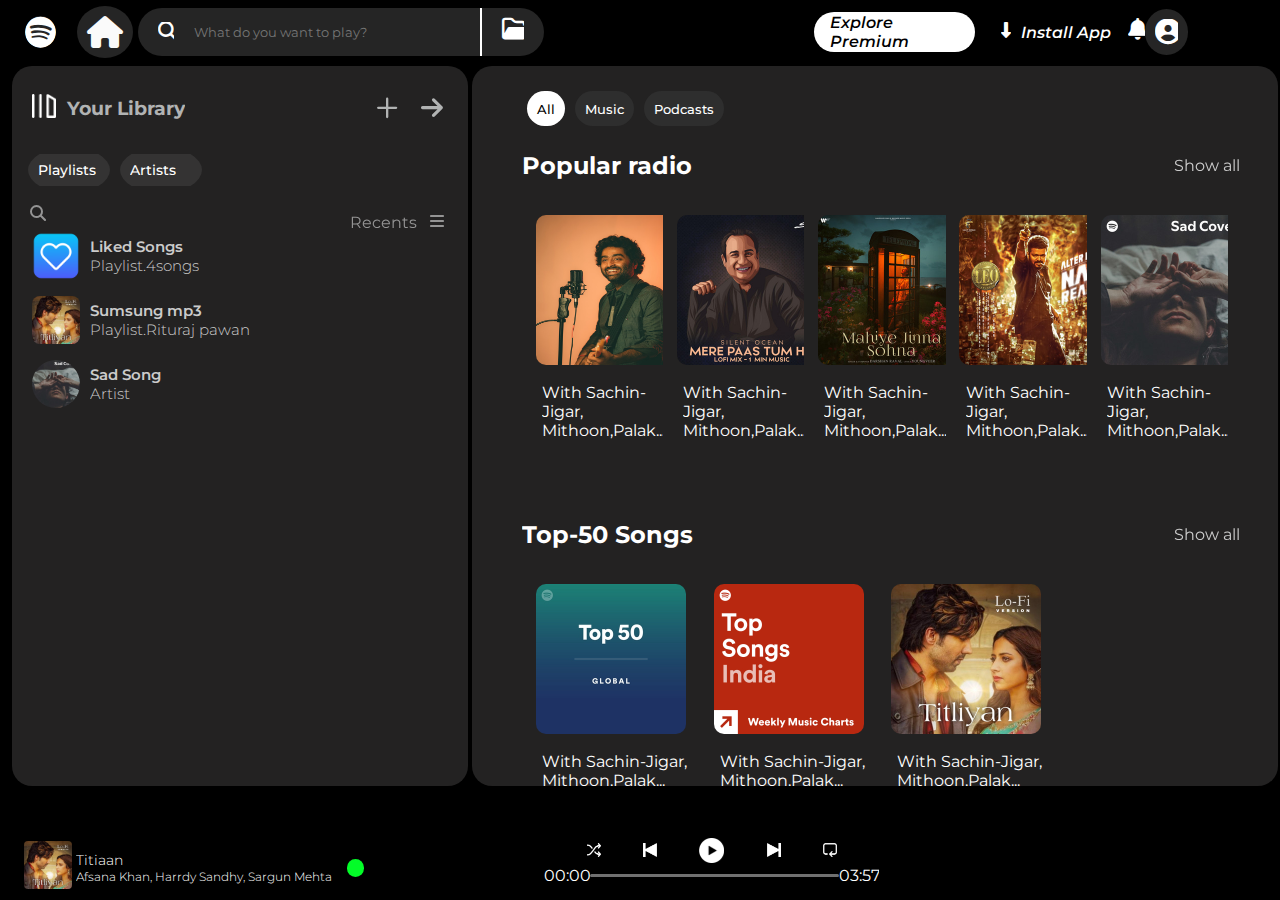
<file: spotify/index.html>
<!DOCTYPE html>
<html lang="en">
<head>
    <meta charset="UTF-8">
    <meta name="viewport" content="width=device-width, initial-scale=1.0">
    <link rel="icon" href="./gallery/logo.png">
    <link rel="stylesheet" href="https://cdnjs.cloudflare.com/ajax/libs/font-awesome/6.7.2/css/all.min.css" integrity="sha512-Evv84Mr4kqVGRNSgIGL/F/aIDqQb7xQ2vcrdIwxfjThSH8CSR7PBEakCr51Ck+w+/U6swU2Im1vVX0SVk9ABhg==" crossorigin="anonymous" referrerpolicy="no-referrer" />
    <title>Spotify - Web Player: Music for everyone</title>
    <link rel="stylesheet" href="style.css">
    <link rel="preconnect" href="https://fonts.googleapis.com">
<link rel="preconnect" href="https://fonts.gstatic.com" crossorigin>
<link href="https://fonts.googleapis.com/css2?family=Montserrat:ital,wght@0,100..900;1,100..900&display=swap" rel="stylesheet">
</head>
<body>
    <div class="main">
    <div class="head_bar">
        <div class="fiy_icon">
            <i class="fa-brands fa-spotify" style="color: #ffffff;"></i>
        </div>
        
        
        <div class="home">
            <i class="fa-solid fa-house" style="color: #fafafa;"></i>
        </div>
        <div class="search">
            <div class="search_icon">
                <i class="fa-solid fa-magnifying-glass" style="color: #ffffff;"></i>
                <input type="text" placeholder="What do you want to play?">
                <div class="filehead">
                <i class="fa-regular fa-folder-open" style="color: #ffffff;"></i>
            </div>
            </div>
        </div>
        <div class="spacebetween"></div>
        <div class="primium">Explore Premium</div>
        <div class="installApp">
            <div class="downlodeIcon">
                <i class="fa-solid fa-down-long" style="color: #ffffff;"></i>
            </div>
           
            <div class="install">
                <p>Install App</p>
            </div>
        </div>
        <div class="notifacation">
            <i class="fa-solid fa-bell" style="color: #ffffff;"></i>
        </div>
        <div class="user">
            <i class="fa-solid fa-circle-user" style="color: #ffffff;"></i>
        </div>
    </div>
    <div class="sidebar">
        <div class="library">
           <div class="library_bar">
                <div class="library-img">
                    <img src="gallery/library_icon.png" alt="">
                </div>
                <div class="library_name">
                    <h3>Your Library</h3>
                </div>
                <div class="pluse">
                    <i class="fa-solid fa-plus" ></i>
                </div>
                <div class="rightArrow">
                    <i class="fa-solid fa-arrow-right"></i>
                </div>
            </div>
            <div class="libraryMenu">
                <div class="playlists">
                    <h4>Playlists</h4>
                </div>
                <div class="artists">
                    <h4>Artists</h4>
                </div>
            </div>
            <div class="recentsbar">
                <div class="recentSearch">
                    <i class="fa-solid fa-magnifying-glass"></i>
                </div>
                <div id="recent">
                    <div class="recentMenu">
                        <h4>Recents</h4>
                    </div>
                    <div class="recentMenuicon">
                        <i class="fa-solid fa-bars" style="color: #949494; "></i>
                    </div>
                </div>
            </div>
            <div class="recentList">
                <div class="favurate">
                    <div class="likeSong">
                        <img src="gallery/favuraticon.png" alt="">
                    </div>
                    <div class="nameSong">
                        <h4>Liked Songs</h4>
                        <div class="songAbout">
                            <h4>
                                Playlist.4songs
                            </h4>
                        </div>
                    </div> 
                </div>
                <div class="favurate">
                    <div class="likeSong">
                        <img src="gallery/titliyan.jpeg" alt="">
                    </div>
                    <div class="nameSong">
                        <h4>Sumsung mp3</h4>
                        <div class="songAbout">
                            <h4>
                                Playlist.Rituraj pawan
                            </h4>
                        </div>
                    </div> 
                </div>
                <div class="favurate">
                    <div class="ArtistSong">
                        <img src="gallery/sad.jpeg" alt="">
                    </div>
                    <div class="nameSong">
                        <h4>Sad Song</h4>
                        <div class="songAbout">
                            <h4>
                                Artist
                            </h4>
                        </div>
                    </div> 
                </div>
            </div>
        </div>
        
    </div>
    <div class="main_content">
        <div class="contentArea">
            <div class="contentBox">
                <div class="staticbar">
                    <button class="all">All</button>
                    <button class="music">Music</button>
                    <button class="Podcasts">Podcasts</button>
                </div>
                <div class="cardbox">
                    <div class="title">
                        <h2>Popular radio</h2>
                        <a href="#">Show all</a>
                    </div>
                    <div class="card">
                        <div>
                            <div class="contentCard">
                                <img src="gallery/arjitsad.jpeg" alt="Photo">
                            </div>
                            <div class="cardAbout">
                                <p>With Sachin-Jigar,<br>Mithoon,Palak...</p>
                            </div>
                        </div>
                        <div>
                            <div class="contentCard">
                                <img src="gallery/card3img.jpeg" alt="Photo">
                            </div>
                            <div class="cardAbout">
                                <p>With Sachin-Jigar,<br>Mithoon,Palak...</p>
                            </div>
                        </div>
                        <div>
                            <div class="contentCard">
                                <img src="gallery/card2img.jpeg" alt="Photo">
                            </div>
                            <div class="cardAbout">
                                <p>With Sachin-Jigar,<br>Mithoon,Palak...</p>
                            </div>
                        </div>
                        <div>
                            <div class="contentCard">
                                <img src="gallery/card4img.jpeg" alt="Photo">
                            </div>
                            <div class="cardAbout">
                                <p>With Sachin-Jigar,<br>Mithoon,Palak...</p>
                            </div>
                        </div>
                        <div>
                            <div class="contentCard">
                                <img src="gallery/sad.jpeg" alt="Photo">
                            </div>
                            <div class="cardAbout">
                                <p>With Sachin-Jigar,<br>Mithoon,Palak...</p>
                            </div>
                        </div>
                        
                        
                    </div>
                    
                    <!-- break -->
                    <div class="title">
                        <h2>Top-50 Songs</h2>
                        <a href="#">Show all</a>
                    </div>
                    <div class="card">
                        <div>
                            <div class="contentCard">
                                <img src="gallery/card1img.jpeg" alt="Photo">
                            </div>
                            <div class="cardAbout">
                                <p>With Sachin-Jigar,<br>Mithoon,Palak...</p>
                            </div>
                        </div>
                        <div>
                            <div class="contentCard">
                                <img src="gallery/card6img.jpeg" alt="Photo">
                            </div>
                            <div class="cardAbout">
                                <p>With Sachin-Jigar,<br>Mithoon,Palak...</p>
                            </div>
                        </div>
                        <div>
                            <div class="contentCard">
                                <img src="gallery/titliyan.jpeg" alt="Photo">
                            </div>
                            <div class="cardAbout">
                                <p>With Sachin-Jigar,<br>Mithoon,Palak...</p>
                            </div>
                        </div>
                    </div>
                    
                </div>
                
                
            </div>
        </div>
    </div>
    <div class="mudic_player">
        <div class="songNameAbout">
            <div class="songLogo">
                <img src="gallery/titliyan.jpeg" alt="">
            </div>
            <div class="songName">
                <h4>Titiaan</h4>
                <div class="songAbout">
                    <h4>Afsana Khan, Harrdy Sandhy, Sargun Mehta</h4>
                </div>
            </div>
            <div class="songSelect">
                <input type="checkbox" checked>
            </div>
        </div>
        <div class="player">
            <div class="playerKey">
                <div class="autoplay">
                    <img src="gallery/player_icon1.png" alt="">
                </div>
                <div class="leftMusic">
                    <img src="gallery/player_icon2.png" alt="">
                </div>
                <div class="play">
                    <img src="gallery/play_musicbar.png" alt="">
                </div>
                <div class="rightMusic">
                    <img src="gallery/player_icon4.png" alt="">
                </div>
                <div class="replay">
                    <img src="gallery/player_icon5.png" alt="">
                </div>
            </div>
            <div class="playerTimeline">
                <span class="curr-time">00:00</span>
                <input type="range" min="0" max="100" class="rangebar">
                <span class="end-time">03:57</span>
            </div>
        </div>
    </div>
</div>
</body>
</html>
</file>
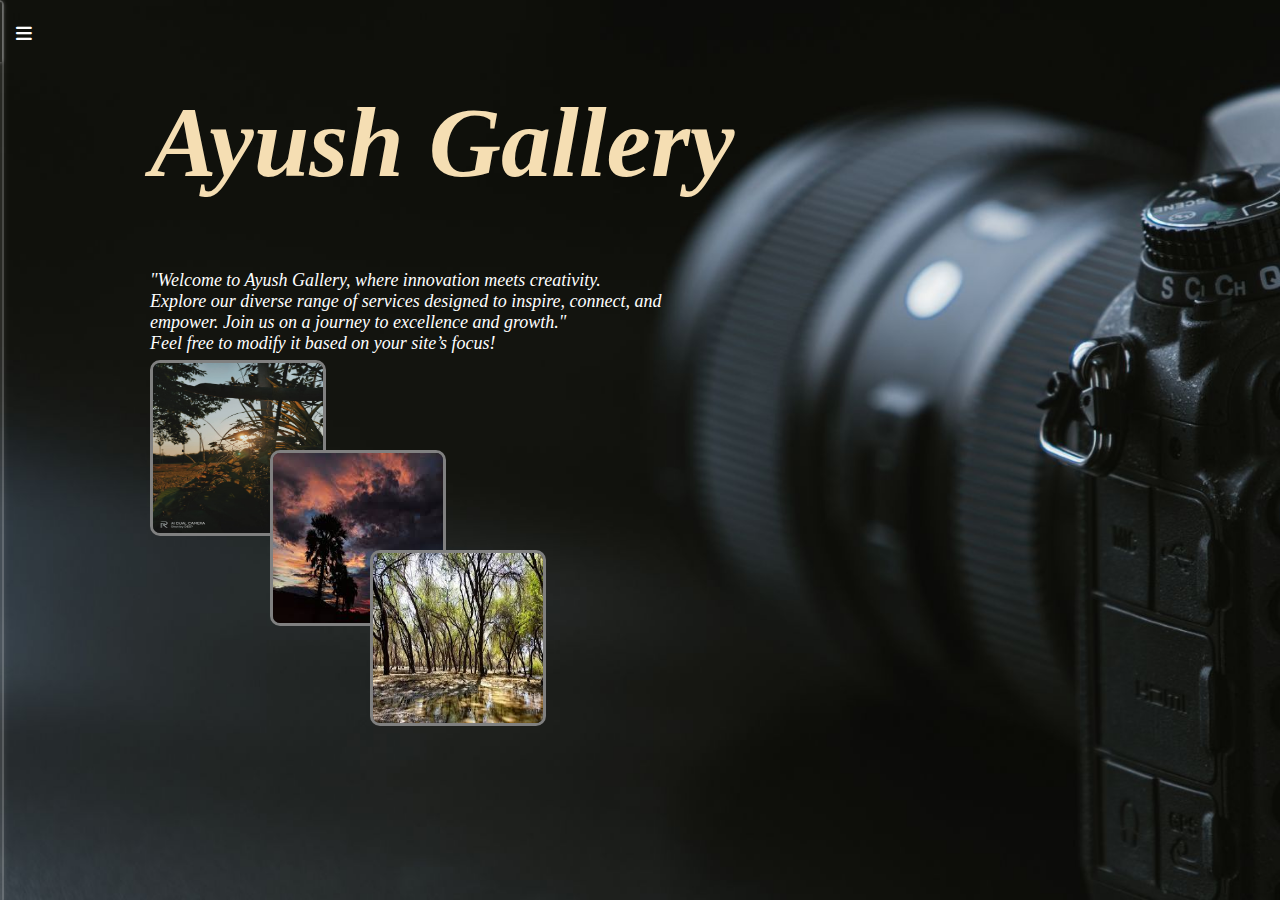
<file: photogrphicPage/miniProject.html>
<!DOCTYPE html>
<html lang="en">
  <head>
    <meta charset="UTF-8" />
    <meta http-equiv="X-UA-Compatible" content="IE=edge" />
    <meta name="viewport" content="width=device-width, initial-scale=1.0" />
    <title>CSS Project</title>
    <link rel="stylesheet" href="miniProject.css">
    <link rel="preconnect" href="https://fonts.googleapis.com" />
    <link rel="preconnect" href="https://fonts.gstatic.com" crossorigin />
    <link
      href="https://fonts.googleapis.com/css2?family=Poppins&display=swap"
      rel="stylesheet"
    />
    <link
      rel="stylesheet"
      href="https://cdnjs.cloudflare.com/ajax/libs/font-awesome/6.4.0/css/all.min.css"
    />
  </head>
  <body>
    <div class="main_box">
      <input type="checkbox" id="check" />
      <div class="btn_one">
        <label for="check" style="color: white">
          <i class="fa-solid fa-bars"></i>
        </label>
      </div>

      <div class="title">
        <h1>Ayush Gallery</h1>
      </div>
      <div class="onit">
        <p>"Welcome to <span> Ayush Gallery</span>, where innovation meets creativity.<br>
            Explore our diverse range of services designed to inspire, connect, and <br>
            empower. Join us on a journey to excellence and growth."<br>

            Feel free to modify it based on your site’s focus!</p>
      </div>
      <div class="my_photo">
        <div class="p1">
            <img src="p1.jpg" alt="Picture">
        </div>
        <div class="p4">
            <!-- <img src="p4.webp" alt="Picture"> -->
        </div>
        <div class="p2">
            <img src="p2.jpeg" alt="Picture">
        </div>
        <div class="p3">
            <img src="p3.jpeg" alt="Picture">
        </div>
      </div>

      <div class="sidebar_menu">
        <div class="logo">
          <a href="#">Ayush Gallery</a>
        </div>

        <div class="btn_two">
          <label for="check" style="color: grey">
            <i class="fa-solid fa-xmark"></i>
          </label>
        </div>

        <div class="menu">
          <ul>
            <li>
              <i class="fa-solid fa-image"></i>
              <a href="#">Gallery</a>
            </li>
            <li>
              <i class="fa-solid fa-arrow-up-right-from-square"></i>
              <a href="#">Shortcuts</a>
            </li>
            <li>
              <i class="fa-solid fa-photo-film"></i>
              <a href="#">Exhibits</a>
            </li>
            <li>
              <i class="fa-solid fa-calendar-days"></i>
              <a href="#">Events</a>
            </li>
            <li>
              <i class="fa-solid fa-store"></i>
              <a href="#">Store</a>
            </li>
            <li>
              <i class="fa-solid fa-phone"></i>
              <a href="#">Contact</a>
            </li>
            <li>
              <i class="fa-regular fa-comments"></i>
              <a href="#">Feedback</a>
            </li>
          </ul>
        </div>

        <div class="social_media">
          <ul>
            <a href="#"><i class="fa-brands fa-facebook"></i></i></a>
            <a href="#"><i class="fa-brands fa-twitter"></i></a>
            <a href="#"><i class="fa-brands fa-instagram"></i></i></a>
            <a href="#"><i class="fa-brands fa-youtube"></i></a>
          </ul>
        </div>
      </div>
    </div>
  </body>
</html>
</file>
<file: spotify/style.css>
*{
    font-family: "Montserrat", sans-serif;
    margin: 0;
    /* background-color: black; */
    color: white;
    overflow: hidden;
}
.main{
    display: flex;
    height: 100vh;
}
.spacebetween{
    width: 300px;
}
.head_bar{
    background-color: black;
    padding: 8px;
    align-items: center;
    display: flex;
    justify-content: space-between;
    position: fixed;
    width: 100%;
    height: 48px;
    
}
.fiy_icon{
    width: 72px;
    height: 72px;
    display: flex;
    font-size: 32px;
    justify-content: center;
    align-items: center;
    border-radius: 50%;
}
.fiy_icon i{
    background-color: #252525;
    /* padding: 10px; */
    border-radius: 50%;
}
.home{
    width: 72px;
    height: 72px;
    display: flex;
    font-size: 32px;
    justify-content: center;
    align-items: center;
    border-radius: 50%;
}
.home i{
    background-color: #252525;
    padding: 10px;
    border-radius: 50%;
}
.search{
    display: flex;
    background-color: #252525;
    height: 48px;
    width: 452px;
    border-radius: 2rem;
    display: flex;
    align-items: center;
}
.search .search_icon{
    display: flex;
    align-items: center;
    justify-content: center;
   padding: 20px;
   font-size: 1.2rem;
}
.search input{
    height: 48px;
    width: 318px;
    background-color: transparent;
    padding-left: 20px;
    border: none;
    border-right: 2px solid ;  
}
.search .filehead i{
    font-size:25px ;
    padding-left: 20px;
}
.primium{
    background-color: white;
    color: black;
    height: 32px;
    width: 143px;
    display: flex;
    justify-content: center;
    align-items: center;
    font-style: italic;
    border-radius: 50px;
    padding: 4px 16px;
    font-weight: 560;
}
.installApp{
    display: flex;
    height: 32px;
    width: 143px;
    display: flex;
    justify-content: center;
    align-items: center;
    font-style: italic;
    border-radius: 50px;
    padding: 4px 12px;
    font-weight: 560;
}
.installApp .downlodeIcon{
    padding: 10px;
}
.notifacation{
    font-size: 22px;
}
.user{
    display: flex;
    align-items: center;
    justify-content: center;
    font-size: 26px;
    background-color: #252525;
    border-radius: 50%;
    padding: 10px;
    margin-right: 100px;
}
.sidebar{
    background-color:black;
    width: 470px;
}
.library{
    position: relative;
    top: 64px;
    background-color:#232222;
    border-radius: 20px;
    margin: 2px;
    margin-left: 12px;
    height:80%;
}
.library_bar{
    width: 420px;
    height: 60px;
    padding: 12px 16px 8px;
    display: flex;
    align-items: center;
}
.library_bar img{
    padding: 4px;
    height: 24px;
    color: rgb(177, 179, 179);
}
.library_bar h3{
    padding-left: 7px;
    color: rgb(177, 179, 179);
    /* padding-top: 7px; */
}
.library_bar h3:hover{
    color: white;
}
.library_bar .pluse{
    position: fixed;
    left: 370px;
    font-size: 25px;
    display: flex;
    justify-content: center;
    align-items: center;
    height: 32px;
    width: 32px;
    padding: 1px;   
}
.library_bar .pluse:hover{
    display: flex;
    justify-content: center;
    align-items: center;
    height: 32px;
    width: 32px;
    padding: 1px;
    background-color: rgba(120, 120, 120,0.2);
    border-radius: 50%;
}
.library_bar .pluse i{
    
    color: rgb(177, 179, 179);
    font-weight: 100;
}
.library_bar .pluse i:hover{
    color: white;
}
.library_bar .rightArrow{
    position: fixed;
    left: 415px;
    font-size: 25px;
    display: flex;
    justify-content: center;
    align-items: center;
    height: 32px;
    width: 32px;
    padding: 1px;
}
.library_bar .rightArrow i{
    color: rgb(177, 179, 179);
}
.library_bar .rightArrow i:hover{
    color: white;
}
.library_bar .rightArrow:hover{
    display: flex;
    justify-content: center;
    align-items: center;
    height: 32px;
    width: 32px;
    padding: 1px;
    background-color: rgba(120, 120, 120,0.2);
    border-radius: 50%;
}
.libraryMenu{
    display: flex;
    height: 32px;
    width: 382px;
    margin: 8px 16px;
    align-items: center;
}
.libraryMenu .playlists{
    background-color: rgba(120, 120, 120,0.2);
    height: 32px;
    width: 70px;
    padding: 14px 2px 0px 10px;
    display: flex;
    border-radius: 250%;
}
.libraryMenu .playlists h4{
    font-weight: 500;
    font-size: 14px;
    align-items: center;
}
.libraryMenu .artists{
    background-color: rgba(120, 120, 120,0.2);
    height: 32px;
    width: 70px;
    padding: 14px 2px 0px 10px;
    display: flex;
    border-radius: 250%;
    margin-left: 10px;
}
.libraryMenu .artists h4{
    font-weight: 500;
    font-size: 14px;
    align-items: center;
}
.recentsbar{
    display: flex;
    height: 34px;
    padding: 2px 8px ;
    align-items: center;
}
.recentsbar .recentSearch{
    display: flex;
    align-items: center;
    position: fixed;
    height: 32px;
    width: 32px;
    left: 30px;
}
.recentsbar .recentSearch i{
    color: #949494;
}
#recent:hover{
    height: 32px;
    width: 115px;
    background-color: #2d2d2d;
    position: fixed;
    left: 340px;
    padding-top: 10px;
    border-radius: 50px;
    color: white;
    cursor: pointer;
}
.recentsbar .recentMenu{
    position: fixed;
    left: 350px;
}
.recentsbar .recentMenu h4{
    font-weight:400;
    color: #949494;
}
.recentsbar .recentMenuicon{
    position: fixed;
    left: 430px;
}
.recentMenu .recentMenuicon i{
    font-weight: 400;
    color: #949494;
}
.favurate{
    height: 64px;
    display: flex;
    margin-left: 20px;
}
.favurate .likeSong img{
    height: 48px;
    width: 48px;
    border-radius: 8px;
}
.favurate .ArtistSong img{
    height: 48px;
    width: 48px;
    border-radius: 50%;
}
.favurate .nameSong{
    margin-top: 5px;
    margin-left: 10px ;
}
.favurate .nameSong h4{
    color: #cbcbcb;
    font-weight: 600;
    font-size: 15px;
}
.favurate .nameSong .songAbout h4{
    color: #cbcbcb;
    font-weight: 300;
}
.mudic_player{
    display: flex;
    background-color: rgb(0, 0, 0);  
    position: fixed;
    bottom: 0;
    width:100%;
    height: 74px;
}
.songNameAbout{
    display: flex;
    margin-left: 20px;
    margin-top: 8px;
    align-items: center;
}
.songNameAbout .songLogo img{
    height: 48px;
    width: 48px;
    border-radius: 4px;
    margin: 4px;
}
.songNameAbout .songName h4{
    font-size: 14px;
    font-weight: 300;
}
.songNameAbout .songName .songAbout h4{
    font-size: 12px;
}
.songNameAbout .songSelect{
    margin-left: 15px;
}
.songNameAbout .songSelect input{
    width: 1.3em;
    height: 1.3em;
    background-color: rgb(3, 252, 40);
    border-radius: 50%;
    vertical-align: middle;
    appearance: none;
    -webkit-appearance: none;
    outline: none;
}
.player{
    height: 56.8px;
    width: 335.04px;
    margin-top: 8px;
    margin-left: 180px;
}
.player .playerKey{
    display: flex;
    height: 32px;
    width: 335.04px;
    justify-content: space-evenly;
    align-items: center;
}
.player .playerKey img{
    height: 14px;
    width: 14px;
    display: flex;
    cursor: pointer;
}
.player .playerKey .play img{
    height: 25px;
    width: 25px;
}
.playerTimeline{
    display: flex;
    justify-content: center;
    align-items: center;
}
.playerTimeline .rangebar{
    width: 76%;
    appearance: none;
    background-color: transparent;
    cursor: pointer;
}
.playerTimeline .rangebar::-webkit-slider-runnable-track{
    background-color: #707070;
    border-radius: 50px;
    height: 0.2rem;
}
.playerTimeline .rangebar::-webkit-slider-thumb{
    height: 1rem;
    appearance: none;
    width: 1rem;
    margin-top: -6px;
}
.playerTimeline .rangebar::-webkit-slider-thumb:hover{
    background-color: white;
    
}
.main_content{
    background-color:black;
    width: 470px;
    flex: 1
}
.contentArea{
    position: relative;
    top: 64px;
    background-color:#232222;
    border-radius: 20px;
    margin: 2px;
    height:80%;
}
.contentBox{
    background-color: transparent;
    margin: 20px 50px;
    height: 100%;
}
.contentBox .staticbar{
    display: flex;
    height: 45px;
}
.contentBox .staticbar button{
    background-color: rgb(46, 46, 46);
    border-radius: 20px;
    margin: 5px;
    padding:5px;
    padding-left: 10px;
    padding-right: 10px;
    border: none;
    cursor: pointer;
    font-weight: 500;
}
.contentBox .staticbar button:hover{
    background-color: #565656;
}
.contentBox .staticbar .all{
    background-color: white;
    color: black;
}
.contentBox .staticbar .all:hover{
    background-color: white;
}
.cardbox{
  overflow:hidden;
}
.card{
    display: flex;
    overflow-x: hidden;
}
.cardbox .title{
    display: flex;
    align-items: center;
    margin: 20px 0px;
}
.cardbox .title a{
    text-decoration: none;
    position: fixed;
    right: 40px;
    cursor: pointer;
    color: #cbcbcb;
}
.cardbox .title a:hover{
    color: #e9e9e9;
}
.contentCard{
    height: 228.13px;
    width: 177.73px;
    border-radius: 10px;
    
    display: flex;
    justify-content: center;
    padding-top: 15px;
    
}
.contentCard:hover{
    background-color: #565656;
}
.contentCard img{
    height: 150px;
    width: 150px;
    border-radius: 10px;
}
.cardAbout{
    position: relative;
    bottom: 60px;
    left: 20px;
}
</file>
<file: photogrphicPage/miniProject.css>
*{
    font-family: "Lora", serif;
    font-optical-sizing: auto;
    margin: 0;
    padding: 0 ;
    font-size: large;
}
.main_box{
    background-image: url("photo.jpg");
    height: 100vh;
    background-size: cover;
}
.btn_one {
    color: wheat;
    font-size: 30px;
    font-weight: 700;
    position: absolute;
    left: 16px;
    line-height: 60px;
}
.main_box .title h1{
    color: wheat;
    position: absolute;
    top: 85px;
    left: 150px;
    font-size: 100px;
    font-style: italic;
}
.main_box .onit{
    color: white;
    position: absolute;
    top: 270px;
    left: 150px;
    font-size: 100px;
    font-weight: 400;
    font-style: oblique;  
}
.p1 img, .p2 img, .p3 img{
    height: 170px;
    width: 170px;
    border: 3px solid gray;
    border-radius: 10px;
} 
.my_photo{
    position: absolute;
    top: 360px;
    left: 150px;
}
.my_photo .p2{
    position: absolute;
    top: 90px;
    left: 120px;
}
.my_photo .p3{
    position: absolute;
    top: 190px;
    left: 220px;
}
.main_box .my_photo {
    height: 200px;
    width: 200;
}
.btn_one i{
    cursor: pointer;
}
.sidebar_menu{
    position: fixed;
    left: -300px;
    height: 100vh;
    width: 300px;
    background-color:rgba(255, 255, 255, 0.1) ;
    box-shadow: 0 0 6px rgba(255, 255, 255, 0.1);
    border-radius: 5px;
    transition: all 0.4s linear;
    border: 2px solid rgba(255, 255, 255, 0.15);
}
.sidebar_menu .logo{
    position: absolute;
    width: 100%;
    line-height: 60px;
    box-shadow: 0 0 4px rgba(255, 255, 255, 0.5);
    height:60px ;
}
.sidebar_menu .logo a{
    position: absolute;
    left: 50px;
    color: wheat;
    text-decoration: none;
    font-size: 25px;
    font-weight: 500; 
    font-style: italic;
}
.sidebar_menu .btn_two {
    color: gray;
    font-size: 30px;
    line-height: 60px;
    position: absolute;
    left: 258px;
    
    
}
.sidebar_menu .btn_two i{
    cursor: pointer;

}
.sidebar_menu .menu{
    position: absolute;
    width: 100%;
    top: 80px;
}
.sidebar_menu .menu li{
    margin-top: 6px;
    padding: 15px 20px;
    cursor: pointer;
}
.sidebar_menu .menu i,a{
    text-decoration: none;
    font-size: 20px;
    color: wheat;
}
.sidebar_menu .menu i{
    padding-right: 8px;
}
.sidebar_menu .social_media{
    position: absolute;
    left: 25%;
    bottom: 20px;
}
.sidebar_menu .social_media i{
    color: wheat;
    opacity: 0.5;
    padding: 0 5px;
}
#check{
    display: none;
}
.sidebar_menu .menu li:hover{
    box-shadow: 0 0 4px rgba(255, 255, 255, 0.3);
}
.btn_one i:hover{
    font-size: 23px;
}
.btn_two i:hover{
    font-size: 24px;
}
.sidebar_menu .social_media i:hover{
    opacity: 1;
    transform: scale(1.1);
}
#check:checked ~ .sidebar_menu{
    left: 0;
}
#check:checked ~ .btn_one i{
    opacity: 0;
}
</file>
